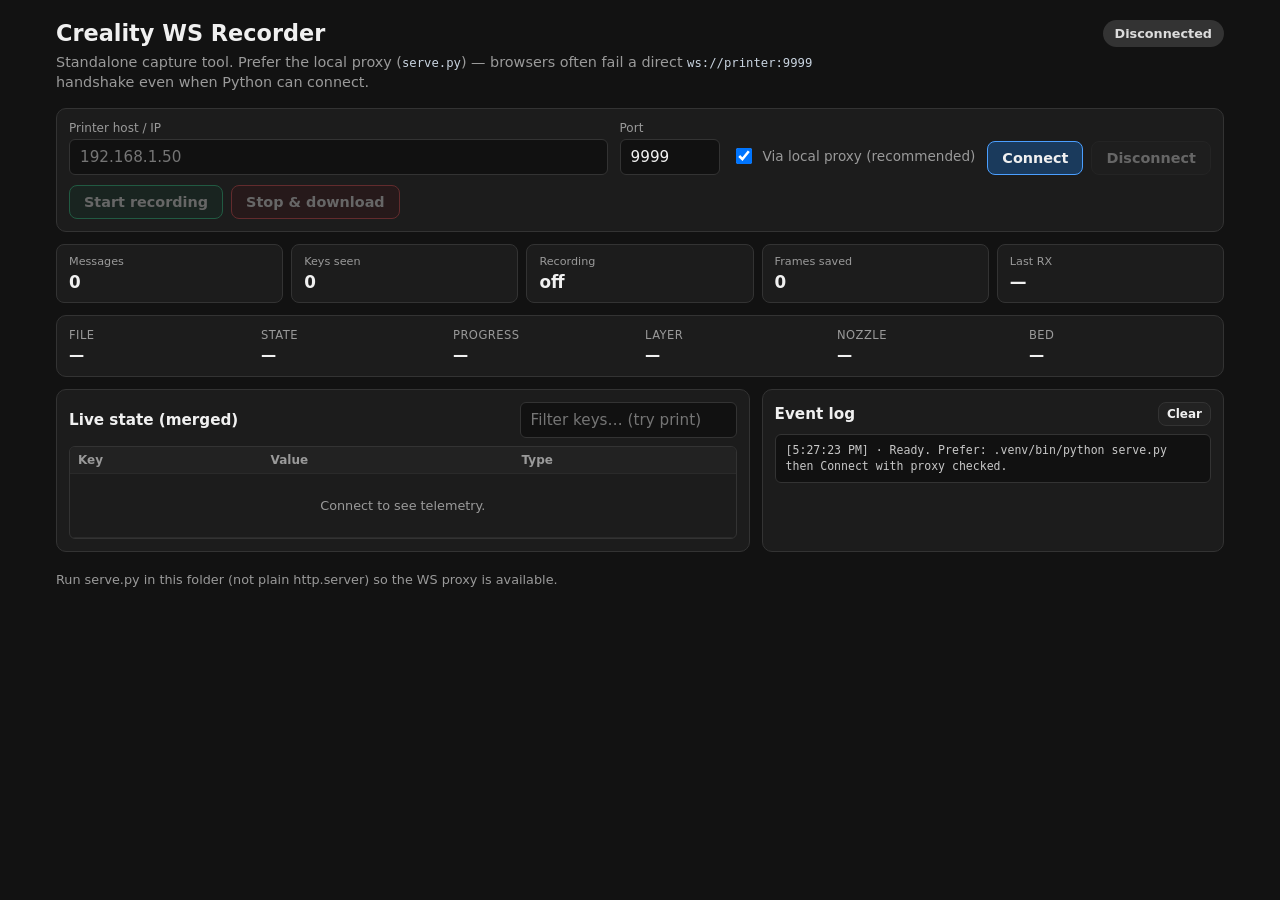
<file: tools/recorder/index.html>
<!DOCTYPE html>
<html lang="en">
  <head>
    <meta charset="utf-8" />
    <meta name="viewport" content="width=device-width, initial-scale=1" />
    <title>Creality WS Recorder</title>
    <link rel="stylesheet" href="styles.css" />
  </head>
  <body>
    <div class="app">
      <header class="top">
        <div>
          <h1>Creality WS Recorder</h1>
          <p class="sub">
            Standalone capture tool. Prefer the local proxy (<code>serve.py</code>) —
            browsers often fail a direct <code>ws://printer:9999</code> handshake even when
            Python can connect.
          </p>
        </div>
        <div class="status-pill" id="conn-pill" data-state="disconnected">Disconnected</div>
      </header>

      <section class="panel controls">
        <label class="field grow">
          Printer host / IP
          <input id="host" type="text" placeholder="192.168.1.50" autocomplete="off" spellcheck="false" />
        </label>
        <label class="field narrow">
          Port
          <input id="port" type="number" value="9999" min="1" max="65535" />
        </label>
        <label class="check">
          <input id="use-proxy" type="checkbox" checked />
          Via local proxy (recommended)
        </label>
        <div class="btn-row">
          <button type="button" class="btn primary" id="btn-connect">Connect</button>
          <button type="button" class="btn" id="btn-disconnect" disabled>Disconnect</button>
        </div>
        <div class="btn-row">
          <button type="button" class="btn accent" id="btn-rec-start" disabled>Start recording</button>
          <button type="button" class="btn danger" id="btn-rec-stop" disabled>Stop &amp; download</button>
        </div>
      </section>

      <section class="stats" id="stats">
        <div class="stat"><span>Messages</span><b id="stat-msgs">0</b></div>
        <div class="stat"><span>Keys seen</span><b id="stat-keys">0</b></div>
        <div class="stat"><span>Recording</span><b id="stat-rec">off</b></div>
        <div class="stat"><span>Frames saved</span><b id="stat-frames">0</b></div>
        <div class="stat"><span>Last RX</span><b id="stat-rx">—</b></div>
      </section>

      <section class="panel watch" id="print-watch" aria-live="polite">
        <div class="watch-row">
          <div><span>File</span><b id="w-file">—</b></div>
          <div><span>State</span><b id="w-state">—</b></div>
          <div><span>Progress</span><b id="w-progress">—</b></div>
          <div><span>Layer</span><b id="w-layer">—</b></div>
          <div><span>Nozzle</span><b id="w-nozzle">—</b></div>
          <div><span>Bed</span><b id="w-bed">—</b></div>
        </div>
      </section>

      <section class="grid">
        <div class="panel">
          <div class="panel-h">
            <h2>Live state (merged)</h2>
            <input id="filter" type="search" placeholder="Filter keys… (try print)" />
          </div>
          <div class="table-wrap">
            <table>
              <thead>
                <tr>
                  <th>Key</th>
                  <th>Value</th>
                  <th>Type</th>
                </tr>
              </thead>
              <tbody id="state-body">
                <tr class="empty">
                  <td colspan="3">Connect to see telemetry.</td>
                </tr>
              </tbody>
            </table>
          </div>
        </div>

        <div class="panel">
          <div class="panel-h">
            <h2>Event log</h2>
            <button type="button" class="btn tiny" id="btn-clear-log">Clear</button>
          </div>
          <pre id="log" class="log"></pre>
        </div>
      </section>

      <p class="hint" id="hint"></p>
    </div>
    <script type="module" src="app.js?v=4"></script>
  </body>
</html>
</file>
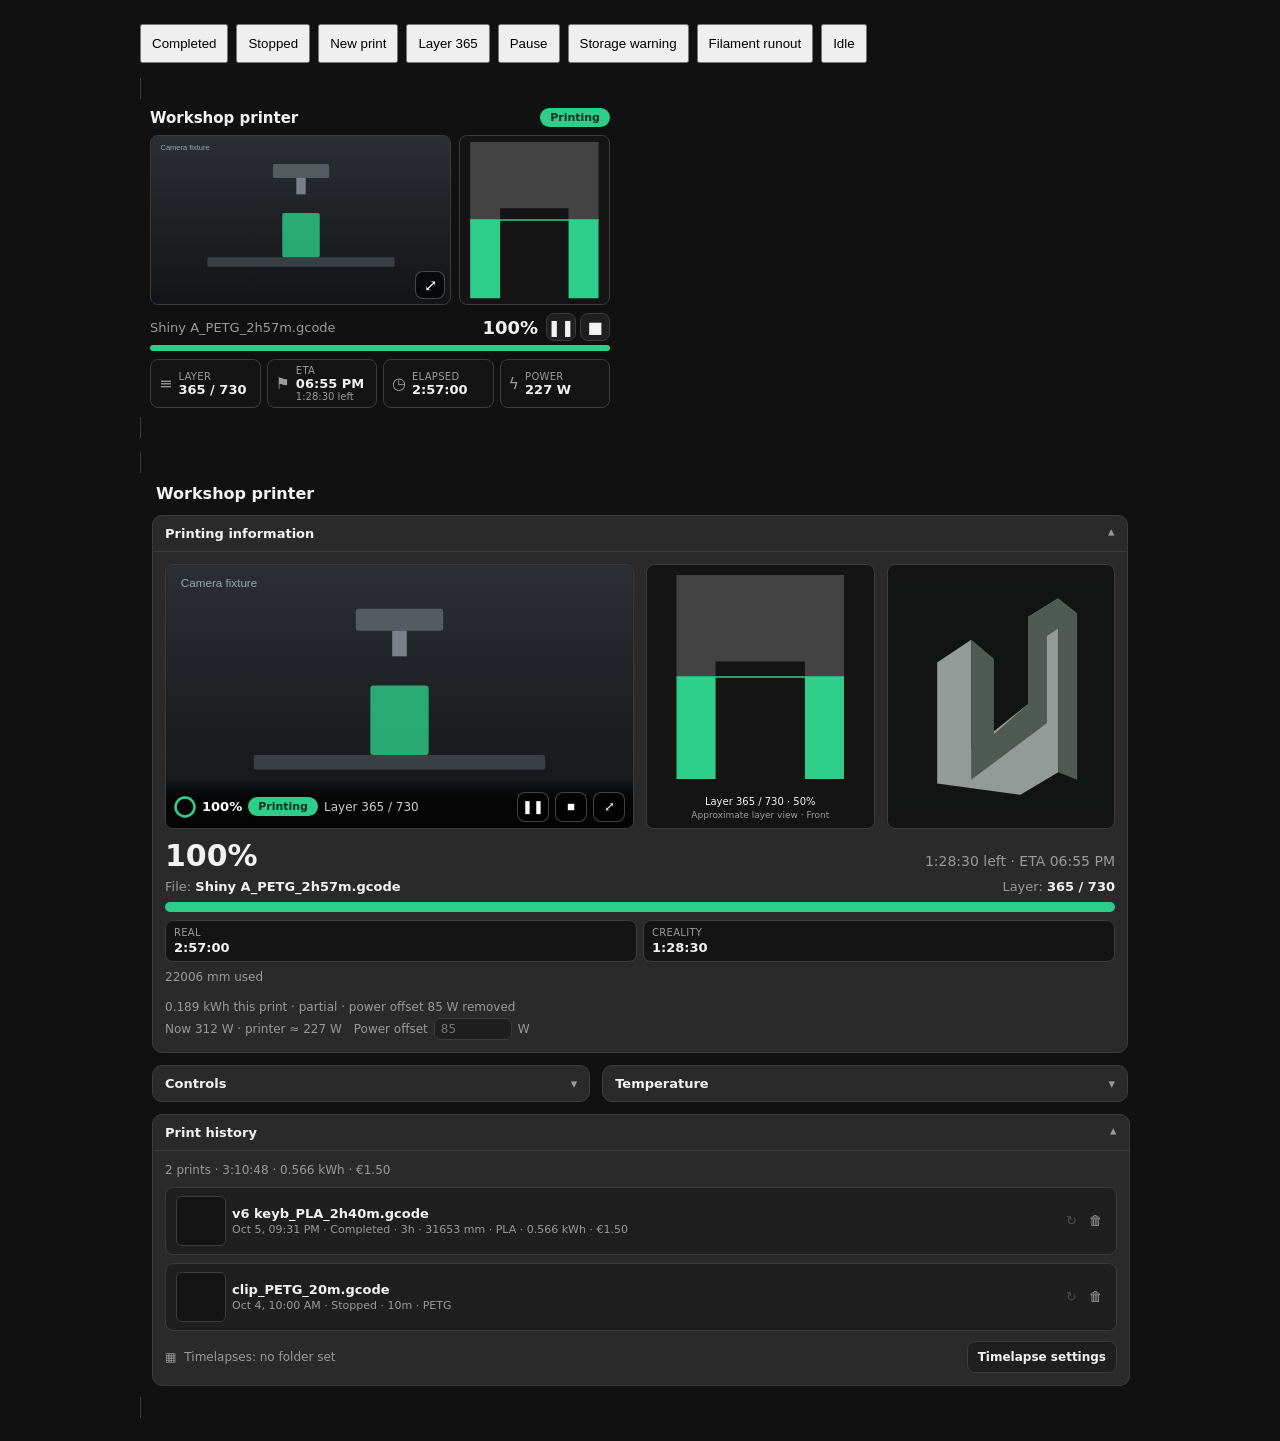
<file: tests/card-preview.html>
<!doctype html>
<meta charset="utf-8">
<meta name="viewport" content="width=device-width, initial-scale=1">
<title>Creality cards — layout fixture</title>
<style>
  body { background: #111; color: #eee; font-family: system-ui; margin: 24px auto; max-width: 1000px; }
  nav { display: flex; gap: 8px; margin-bottom: 16px; }
  button { padding: 10px; cursor: pointer; }
  creality-card, creality-compact-card { display: block; }
  .compact { max-width: 480px; margin-bottom: 16px; }
  @media(max-width: 600px) { body { margin: 12px; } }
</style>
<nav><button id="success">Completed</button><button id="stopped">Stopped</button><button id="next">New print</button><button id="half">Layer 365</button><button id="pause">Pause</button><button id="warning">Storage warning</button><button id="runout">Filament runout</button><button id="idle">Idle</button></nav>
<script type="module">
  customElements.define("home-assistant", class extends HTMLElement {});
  // Stand-in for HA's icon element so buttons are visible here.
  const GLYPHS = { "mdi:pause": "❚❚", "mdi:play": "▶", "mdi:stop": "■", "mdi:arrow-expand": "⤢", "mdi:camera": "◉",
    "mdi:fullscreen": "⛶", "mdi:close": "✕", "mdi:home": "⌂", "mdi:chevron-down": "▾", "mdi:alert": "!", "mdi:alert-octagon": "!",
    "mdi:layers-triple": "≡", "mdi:flag-checkered": "⚑", "mdi:timer-outline": "◷", "mdi:flash": "ϟ",
    "mdi:printer-3d-nozzle-heat": "▼", "mdi:radiator": "▤", "mdi:printer-3d-nozzle-alert": "!",
    "mdi:printer-3d-nozzle": "↻", "mdi:delete-outline": "🗑", "mdi:filmstrip-box-multiple": "▦" };
  customElements.define("ha-icon", class extends HTMLElement {
    static observedAttributes = ["icon"];
    attributeChangedCallback() { this.textContent = GLYPHS[this.getAttribute("icon")] || ""; }
  });
  await import("../custom_components/creality/frontend/creality-card.js");
  const card = document.createElement("creality-card");
  const compact = document.createElement("creality-compact-card");
  const FILE = "/usr/data/printer_data/gcodes/Shiny A_PETG_2h57m.gcode";
  // Synthetic G-code silhouette: an arch from the front, a ramp from the side.
  const z = Array.from({ length: 730 }, (_, i) => +(0.2 + i * 0.1).toFixed(2));
  const profile = {
    version: 1, layers: 730, z,
    x: { min: 20, size: 60, bands: z.map((_, i) => [i, i, i < 420 ? [[0, 14], [46, 60]] : [[0, 60]]]) },
    y: { min: 40, size: 50, bands: z.map((_, i) => [i, i, [[0, Math.max(6, 50 - i / 16)]]]) },
  };
  // Finished jobs have a timelapse, stopped ones none (no video file is served here).
  const timelapse = () => states["sensor.status"].attributes.state_raw === 2
    ? { status: "ready", url: "/tests/timelapse.mp4", download_url: "/tests/timelapse.mp4", size: 5811324, duration: 9, expires_in: 3600, saved_as: "/media/timelapses/2026-10-12_162514_Shiny_A.mp4" }
    : { status: "missing" };
  // Whole-room meter history: 85 W before the printer came online an hour ago.
  const t = Date.now() / 1000;
  const history = {
    "sensor.status": [{ s: "offline", lu: t - 9000 }, { s: "idle", lu: t - 3600 }],
    "sensor.room_power": [{ s: "85", lu: t - 10000 }, { s: "312", lu: t - 3000 }],
  };
  // Two saved prints: one with a G-code copy in the folder, one only still on the printer.
  const printLog = { version: 1, prefs: { currency: "€", costPerKg: 20, lastCostByType: { PETG: 24 } }, prints: [
    { id: "p1", jobKey: "sensor.status|1791818714||v6 keyb_PLA_2h40m.gcode", startTime: 1791818714, ended: "2026-10-05T21:31:00Z",
      file: "v6 keyb_PLA_2h40m.gcode", result: "completed", timeSeconds: 10848, used: 31653, usedUnit: "mm", filamentType: "PLA",
      energyKwh: 0.566, energyQuality: "complete", estimatedCost: 1.5, currency: "€" },
    { id: "p2", jobKey: "sensor.status|1791700000||clip_PETG_20m.gcode", startTime: 1791700000, ended: "2026-10-04T10:00:00Z",
      file: "clip_PETG_20m.gcode", result: "stopped", timeSeconds: 600, filamentType: "PETG", currency: "€" },
  ] };
  const extraWS = { "frontend/get_user_data": () => ({ value: printLog }),
    "creality/gcode_files": () => ({ saved: [1791818714], printer: ["clip_PETG_20m.gcode"], can_print_again: true }),
    "creality/print_again": () => ({ file: "/usr/data/printer_data/gcodes/x.gcode", uploaded: false }) };
  const callWS = async (msg) => extraWS[msg.type] ? extraWS[msg.type](msg) : msg.type === "creality/print_profile"
    ? { status: "ready", file: FILE, profile } : msg.type === "creality/timelapse" ? timelapse()
    : msg.type === "history/history_during_period" ? { [msg.entity_ids[0]]: history[msg.entity_ids[0]] || [] } : {};
  const states = {
    "image.preview": { state: "2026-09-21T12:00:00Z", attributes: { entity_picture: "/tests/preview-part.svg" } },
    "camera.printer": { state: "idle", attributes: { friendly_name: "Workshop printer Camera", access_token: "fixture", supported_features: 0 } },
    "sensor.status": { state: "printing", attributes: { state_raw: 1, print_start_time: 100, file: FILE } },
    "sensor.file": { state: "Shiny A_PETG_2h57m.gcode", attributes: {} },
    "sensor.duration": { state: "10620", attributes: {} },
    "sensor.material": { state: "22006", attributes: { unit_of_measurement: "mm" } },
    "sensor.layer": { state: "730", attributes: {} },
    "sensor.layers": { state: "730", attributes: {} },
    "sensor.progress": { state: "100", attributes: { unit_of_measurement: "%" } },
    "sensor.nozzle": { state: "219.6", attributes: { unit_of_measurement: "°C" } },
    "number.nozzle_target": { state: "220", attributes: { min: 0, max: 300 } },
    "sensor.bed": { state: "70.1", attributes: { unit_of_measurement: "°C" } },
    "number.bed_target": { state: "70", attributes: { min: 0, max: 120 } },
    "sensor.left": { state: "5310", attributes: {} },
    "button.pause": { state: "unknown", attributes: {} },
    "button.resume": { state: "unknown", attributes: {} },
    "button.stop": { state: "unknown", attributes: {} },
    "button.home": { state: "unknown", attributes: {} },
    "number.speed": { state: "100", attributes: { min: 50, max: 200 } },
    "fan.model": { state: "on", attributes: {} },
    "sensor.z": { state: "36.7", attributes: {} },
    "sensor.filament": { state: "normal", attributes: {} },
    "sensor.room_power": { state: "312", attributes: { unit_of_measurement: "W", friendly_name: "workshop general Power" } },
  };
  card.setConfig({ type: "custom:creality-card", title: "Workshop printer", status: "sensor.status",
    object: "sensor.file", job_time: "sensor.duration", used_material: "sensor.material",
    layer: "sensor.layer", total_layers: "sensor.layers", progress: "sensor.progress", preview: "image.preview",
    print_energy: "sensor.room_power", camera: "camera.printer", nozzle: "sensor.nozzle",
    nozzle_target: "number.nozzle_target", bed: "sensor.bed", bed_target: "number.bed_target", time_left: "sensor.left",
    pause: "button.pause", resume: "button.resume", stop: "button.stop", home: "button.home",
    print_tuning: "number.speed", model_fan: "fan.model", position_z: "sensor.z", filament: "sensor.filament" });
  compact.setConfig({ type: "custom:creality-compact-card", title: "Workshop printer", status: "sensor.status",
    camera: "camera.printer", preview: "image.preview", progress: "sensor.progress", object: "sensor.file",
    layer: "sensor.layer", total_layers: "sensor.layers", job_time: "sensor.duration", time_left: "sensor.left",
    filament: "sensor.filament", print_energy: "sensor.room_power", pause: "button.pause", resume: "button.resume",
    stop: "button.stop" });
  // No camera proxy here: serve a still in place of the MJPEG stream.
  for (const c of [card, compact]) {
    const picture = c._picture.bind(c);
    c._picture = (id, stream) => id.startsWith("camera.") ? "/tests/camera-still.svg" : picture(id, stream);
  }
  const hass = { states, callWS, callService: async (domain, service, data) => {
    // Echo number targets back like the integration would.
    if (domain === "number" && service === "set_value") { put(data.entity_id, String(data.value)); refresh(); }
  } };
  const refresh = () => { for (const c of [card, compact]) c.hass = { ...hass }; };
  refresh();
  const slot = document.createElement("div");
  slot.className = "compact";
  slot.append(compact);
  document.body.append(slot, card);
  // Like HA, replace state objects instead of mutating them: the card only
  // re-renders when a configured entity's state object changes.
  function put(id, state, attributes) {
    states[id] = { state, attributes: attributes ?? states[id]?.attributes ?? {} };
  }
  function show(status, raw) {
    // Restart a synthetic job so the fixture can switch terminal outcomes.
    put("sensor.status", "printing", { state_raw: 1, print_start_time: Date.now(), file: FILE });
    refresh();
    put("sensor.status", status, { ...states["sensor.status"].attributes, state_raw: raw });
    refresh();
  }
  document.getElementById("success").onclick = () => { put("sensor.layer", "730"); show("completed", 2); };
  document.getElementById("stopped").onclick = () => show("stopped", 4);
  document.getElementById("next").onclick = () => { put("sensor.layer", "0"); show("printing", 1); };
  document.getElementById("half").onclick = () => { put("sensor.layer", "365"); show("printing", 1); };
  document.getElementById("pause").onclick = () => show("paused", 5);
  document.getElementById("warning").onclick = () => {
    const attrs = states["sensor.status"].attributes;
    const on = !attrs.err_key;
    put("sensor.status", states["sensor.status"].state, on
      ? { ...attrs, err_key: 508, err_severity: "warning", err_value: "90%",
          err_message: "Current storage space usage has reached %s, please clean up in time",
          err_solution: "Delete files: Delete G-code files or time-lapse camera files that are no longer needed." }
      : { ...attrs, err_key: 0, err_severity: "ok", err_message: "", err_solution: "", err_value: "" });
    refresh();
  };
  document.getElementById("runout").onclick = () => {
    const on = states["sensor.filament"].state !== "runout";
    put("sensor.filament", on ? "runout" : "normal");
    if (on) put("number.nozzle_target", "0");
    refresh();
  };
  document.getElementById("idle").onclick = () => {
    put("sensor.status", "idle", { state_raw: 0 });
    put("sensor.progress", "0");
    put("sensor.material", "0");
    refresh();
  };
  put("sensor.layer", "365");
  show("printing", 1);
  // ?state=<button id> opens the fixture in that state, ?width=<px> narrows the
  // compact card (headless browsers keep a minimum window width).
  const params = new URLSearchParams(location.search);
  if (params.get("width")) slot.style.maxWidth = `${params.get("width")}px`;
  document.getElementById(params.get("state"))?.click();
  // ?open=save|details opens the print dialog.
  const open = params.get("open");
  setTimeout(() => open === "save" ? card._openPrintModal() : open === "details" && card._showPrintDetails("p1"), 300);
</script>
</file>
<file: tools/recorder/styles.css>
:root {
  --bg: #121212;
  --panel: #1c1c1c;
  --border: #333;
  --text: #f0f0f0;
  --muted: #9a9a9a;
  --accent: #2dce89;
  --danger: #e5484d;
  --primary: #4b9fff;
  --mono: ui-monospace, SFMono-Regular, Menlo, Consolas, monospace;
  --sans: "Segoe UI", system-ui, -apple-system, sans-serif;
}

* {
  box-sizing: border-box;
}

body {
  margin: 0;
  background: var(--bg);
  color: var(--text);
  font-family: var(--sans);
  min-height: 100vh;
}

.app {
  max-width: 1200px;
  margin: 0 auto;
  padding: 20px 16px 40px;
}

.top {
  display: flex;
  align-items: flex-start;
  justify-content: space-between;
  gap: 16px;
  margin-bottom: 16px;
}

h1 {
  margin: 0 0 6px;
  font-size: 1.4rem;
}

.sub {
  margin: 0;
  color: var(--muted);
  font-size: 0.9rem;
  max-width: 52rem;
  line-height: 1.4;
}

.sub code {
  font-family: var(--mono);
  font-size: 0.85em;
  color: #c9d4e0;
}

.status-pill {
  flex-shrink: 0;
  padding: 6px 12px;
  border-radius: 999px;
  font-size: 0.8rem;
  font-weight: 600;
  background: #333;
  color: #ddd;
}

.status-pill[data-state="connected"] {
  background: #1a4d38;
  color: var(--accent);
}

.status-pill[data-state="connecting"] {
  background: #3d3518;
  color: #f0c040;
}

.status-pill[data-state="error"] {
  background: #4a1c1e;
  color: var(--danger);
}

.panel {
  background: var(--panel);
  border: 1px solid var(--border);
  border-radius: 10px;
  padding: 12px;
  margin-bottom: 12px;
}

.controls {
  display: flex;
  flex-wrap: wrap;
  gap: 10px 12px;
  align-items: flex-end;
}

.field {
  display: flex;
  flex-direction: column;
  gap: 4px;
  font-size: 0.75rem;
  color: var(--muted);
}

.field.grow {
  flex: 1 1 220px;
}

.field.narrow {
  width: 100px;
}

.check {
  display: flex;
  align-items: center;
  gap: 8px;
  font-size: 0.85rem;
  color: var(--muted);
  padding-bottom: 8px;
}

.check input {
  width: 16px;
  height: 16px;
}

.field input,
#filter {
  background: #111;
  color: var(--text);
  border: 1px solid var(--border);
  border-radius: 6px;
  padding: 8px 10px;
  font: inherit;
  font-size: 0.95rem;
}

.btn-row {
  display: flex;
  gap: 8px;
  flex-wrap: wrap;
}

.btn {
  border: 1px solid var(--border);
  background: #222;
  color: var(--text);
  border-radius: 8px;
  padding: 8px 14px;
  font: inherit;
  font-size: 0.9rem;
  font-weight: 600;
  cursor: pointer;
}

.btn:disabled {
  opacity: 0.35;
  cursor: default;
}

.btn:not(:disabled):hover {
  border-color: #555;
}

.btn.primary {
  background: #1a3a5c;
  border-color: var(--primary);
}

.btn.accent {
  background: #163528;
  border-color: var(--accent);
}

.btn.danger {
  background: #3a1517;
  border-color: var(--danger);
}

.btn.tiny {
  padding: 4px 8px;
  font-size: 0.75rem;
}

.stats {
  display: grid;
  grid-template-columns: repeat(auto-fit, minmax(120px, 1fr));
  gap: 8px;
  margin-bottom: 12px;
}

.watch {
  margin-bottom: 12px;
}

.watch-row {
  display: grid;
  grid-template-columns: repeat(6, minmax(0, 1fr));
  gap: 10px;
}

.watch-row > div {
  min-width: 0;
}

.watch-row span {
  display: block;
  color: var(--muted);
  font-size: 0.72rem;
  text-transform: uppercase;
  letter-spacing: 0.04em;
  margin-bottom: 4px;
}

.watch-row b {
  display: block;
  font-size: 0.95rem;
  font-weight: 650;
  white-space: nowrap;
  overflow: hidden;
  text-overflow: ellipsis;
  font-variant-numeric: tabular-nums;
}

@media (max-width: 900px) {
  .watch-row {
    grid-template-columns: repeat(3, minmax(0, 1fr));
  }
}

.stat {
  background: var(--panel);
  border: 1px solid var(--border);
  border-radius: 8px;
  padding: 10px 12px;
}

.stat span {
  display: block;
  font-size: 0.7rem;
  color: var(--muted);
  margin-bottom: 4px;
}

.stat b {
  font-size: 1.05rem;
  font-variant-numeric: tabular-nums;
}

.grid {
  display: grid;
  grid-template-columns: 1.2fr 0.8fr;
  gap: 12px;
}

@media (max-width: 900px) {
  .grid {
    grid-template-columns: 1fr;
  }
}

.panel-h {
  display: flex;
  align-items: center;
  justify-content: space-between;
  gap: 8px;
  margin-bottom: 8px;
}

.panel-h h2 {
  margin: 0;
  font-size: 0.95rem;
}

.table-wrap {
  max-height: 55vh;
  overflow: auto;
  border: 1px solid var(--border);
  border-radius: 6px;
}

table {
  width: 100%;
  border-collapse: collapse;
  font-size: 0.8rem;
  font-family: var(--mono);
}

th,
td {
  text-align: left;
  padding: 6px 8px;
  border-bottom: 1px solid #2a2a2a;
  vertical-align: top;
}

th {
  position: sticky;
  top: 0;
  background: #222;
  color: var(--muted);
  font-weight: 600;
  font-family: var(--sans);
  font-size: 0.75rem;
}

td:first-child {
  color: #9ecbff;
  white-space: nowrap;
}

td:nth-child(2) {
  word-break: break-word;
  max-width: 420px;
}

tr.empty td {
  color: var(--muted);
  font-family: var(--sans);
  text-align: center;
  padding: 24px;
}

.log {
  margin: 0;
  max-height: 55vh;
  overflow: auto;
  background: #111;
  border: 1px solid var(--border);
  border-radius: 6px;
  padding: 8px 10px;
  font-family: var(--mono);
  font-size: 0.72rem;
  line-height: 1.35;
  color: #c8c8c8;
  white-space: pre-wrap;
}

.hint {
  color: var(--muted);
  font-size: 0.8rem;
  margin: 8px 0 0;
}
</file>
